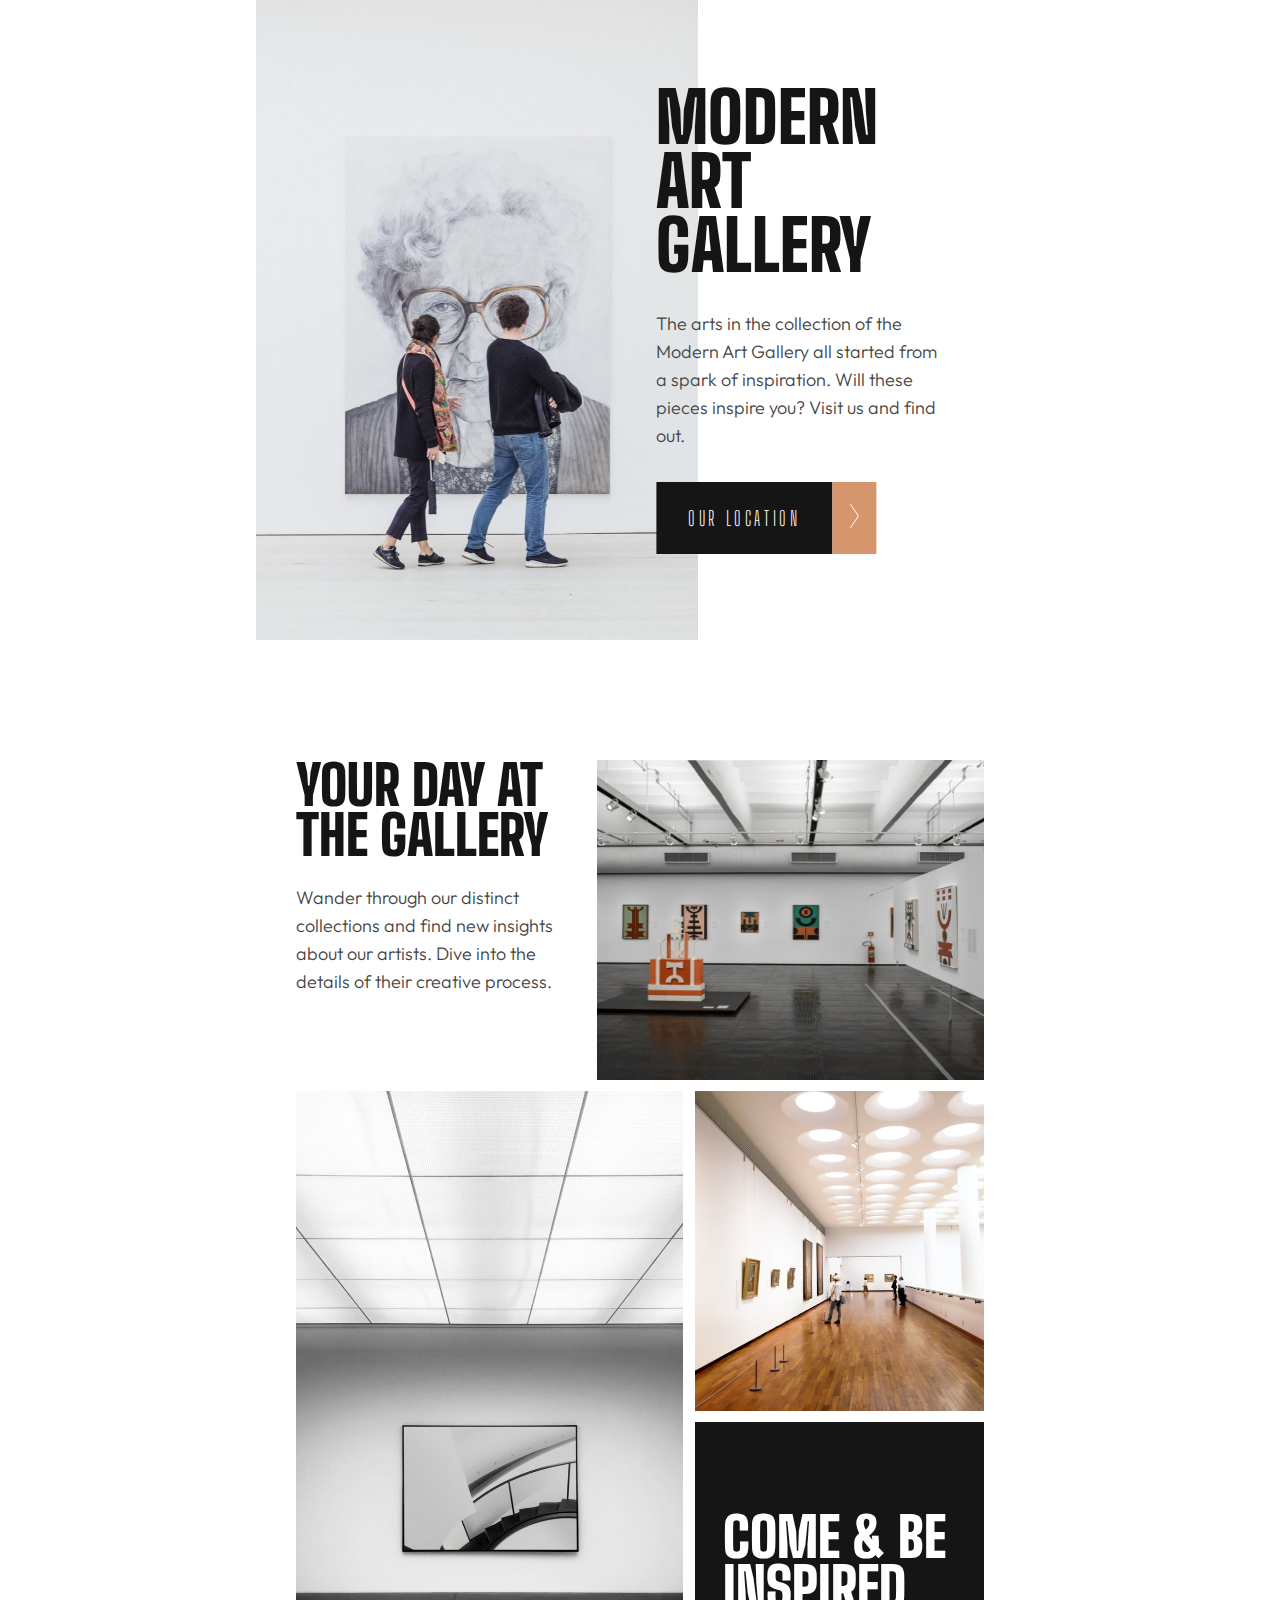
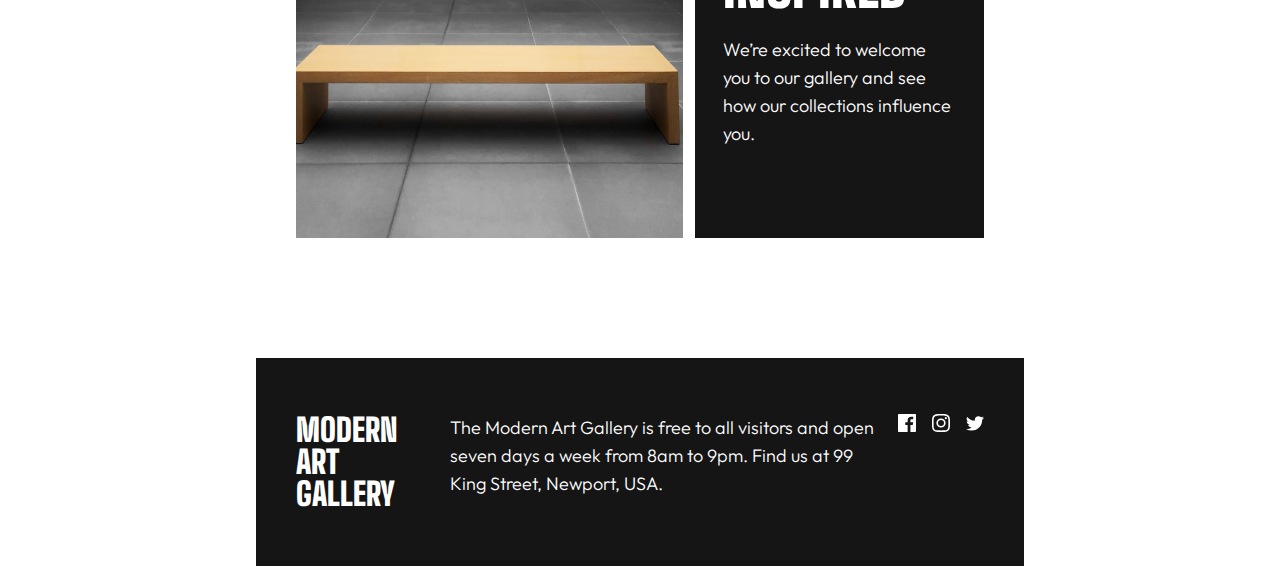
<file: index.html>
<!DOCTYPE html>
<html lang="en">
  <head>
    <meta charset="UTF-8" />
    <meta name="viewport" content="width=device-width, initial-scale=1.0" />

    <link
      rel="icon"
      type="image/png"
      sizes="32x32"
      href="./assets/favicon-32x32.png"
    />

    <link rel="stylesheet" href="./css/main.css" />

    <title>Frontend Mentor | Art gallery website</title>
  </head>
  <body>
    <main class="main container">
      <section class="hero">
        <div class="hero__img"></div>
        <div class="hero__cta">
          <h1 class="h1-like h1-dark h1-uppercase">
            Modern <br />
            Art Gallery
          </h1>
          <div>
            <p class="p-like p-dark hero__p">
              The arts in the collection of the Modern Art Gallery all started
              from a spark of inspiration. Will these pieces inspire you? Visit
              us and find out.
            </p>
            <a class="btn btn-dark btn-arrow-right" href="./location"
              >Our location</a
            >
          </div>
        </div>
      </section>
      <section class="gallery">
        <div class="gallery__img1"></div>
        <div class="'gallery__content1">
          <h2 class="h2-like h2-dark h2-uppercase gallery__h2">
            Your Day At The Gallery
          </h2>
          <p class="p-like p-dark">
            Wander through our distinct collections and find new insights about
            our artists. Dive into the details of their creative process.
          </p>
        </div>
        <div class="gallery__img2"></div>
        <div class="gallery__img3"></div>
        <div class="gallery__content2">
          <h2 class="h2-like h2-light h2-uppercase gallery__h2">
            Come &amp; be inspired
          </h2>
          <p class="p-like p-light">
            We’re excited to welcome you to our gallery and see how our
            collections influence you.
          </p>
        </div>
      </section>
    </main>
    <footer class="footer footer-dark container">
      <h3 class="h3-like h3-light h3-uppercase">
        Modern <br />
        Art Gallery
      </h3>
      <p class="p-like p-light footer__p">
        The Modern Art Gallery is free to all visitors and open seven days a
        week from 8am to 9pm. Find us at 99 King Street, Newport, USA.
      </p>
      <ul class="social-links social-links--light">
        <li>
          <img src="./assets/icon-facebook.svg" alt="" aria-hidden="true" />
        </li>
        <li>
          <img src="./assets/icon-instagram.svg" alt="" aria-hidden="true" />
        </li>
        <li>
          <img src="./assets/icon-twitter.svg" alt="" aria-hidden="true" />
        </li>
      </ul>
    </footer>
  </body>
</html>
</file>
<file: css/main.css>
@import"https://fonts.googleapis.com/css2?family=Big+Shoulders+Display:wght@900&family=Outfit:wght@300&display=swap";:root{--ff-heading: "Big Shoulders Display", cursive;--ff-text: "Outfit", sans-serif;--fw-300: 300;--fw-900: 900;--clr-gold: #d5966c;--clr-black: #151515;--clr-dark-grey: #444444;--clr-white: #ffffff;--fs-heading-xl: 3.75rem;--lh-heading-xl: 0.91em;--fs-heading-l: 3.125rem;--lh-heading-l: 2.8125rem;--fs-heading-m: 3.125rem;--lh-heading-m: 2.8125rem;--fs-heading-s: 2rem;--lh-heading-s: 2rem;--fs-body-m: 1.125rem;--lh-body-m: 1.75rem;--fs-body-s: 1rem;--lh-body-s: 1.625rem;--fs-button: 1.25rem;--lh-button: 1.5rem;--ls-button: 0.2272725rem;--space-ms: 1.5rem;--space-m: 2rem;--max-main-width: 23.4375rem;--gallery-margin-top: 7.5rem;--gallery-margin-right: 1rem;--gallery-gap: 1.5rem;--gallery-h2-bottom: 1.25rem;--gallery-content-pading: 1.5rem;--footer-padding-top: 2.5rem;--footer-padding-right: 2rem;--location-padding-top: 3rem;--location-padding-right: 1rem;--location-gap: 2rem}@media(min-width: 48em){:root{--fs-heading-xl: 4.375rem;--fs-heading-l: 3.4375rem;--lh-heading-l: 3.125rem;--max-main-width: 48rem;--gallery-gap: 0.7rem;--gallery-h2-bottom: 1.5rem;--gallery-content-pading: 1.75rem;--gallery-margin-right: 2.5rem;--footer-padding-top: 3.5rem;--footer-padding-right: 2.5rem;--location-padding-top: 5rem;--location-padding-right: 2.5rem;--location-gap: 5rem}}@media(min-width: 90em){:root{--fs-heading-xl: 6rem;--fs-heading-l: 4.375rem;--lh-heading-l: 4.375rem;--fs-heading-m: 3.75rem;--lh-heading-m: 3.75rem;--fs-heading-s: 2.25rem;--lh-heading-s: 2.25rem;--fs-body-m: 1.375rem;--lh-body-m: 2rem;--fs-body-s: 1.125rem;--lh-body-s: 1.75rem;--max-main-width: 90rem;--gallery-margin-top: 11.25rem;--gallery-gap: 2rem;--gallery-h2-bottom: 2rem;--gallery-content-pading: 3rem;--gallery-margin-right: 10.25rem;--footer-padding-top: 5rem;--footer-padding-right: 10.3125rem;--location-padding-top: 6rem;--location-padding-right: 10.3125rem;--location-gap: 13.75rem}}*,*::before,*::after{box-sizing:border-box}ul[class],ol[class]{padding:0}body,h1,h2,h3,h4,p,ul[class],ol[class],li,figure,figcaption,blockquote,dl,dd{margin:0}body{min-height:100vh;scroll-behavior:smooth;text-rendering:optimizeSpeed;line-height:1.5}ul[class],ol[class]{list-style:none}a:not([class]){-webkit-text-decoration-skip:ink;text-decoration-skip-ink:auto}img{max-width:100%;display:block}article>*+*{margin-top:1em}input,button,textarea,select{font:inherit}@media(prefers-reduced-motion: reduce){*{-webkit-animation-duration:.01ms !important;animation-duration:.01ms !important;-webkit-animation-iteration-count:1 !important;animation-iteration-count:1 !important;transition-duration:.01ms !important;scroll-behavior:auto !important}}.hero{display:grid;align-items:center;grid-template-columns:1fr;grid-template-rows:1fr 1.5fr;gap:var(--space-m)}.hero__img{background-image:url("../assets/mobile/image-hero@2x.jpg");background-repeat:no-repeat;background-position:center;background-size:100% auto;height:100%}.hero__p{margin:var(--space-m) 0}.gallery{display:grid;grid-template-areas:"img1" "content1" "img2" "img3" "content2";grid-template-columns:1fr;grid-template-rows:2fr 1fr 3fr 1.2fr 1.5fr;gap:var(--gallery-gap);margin:var(--gallery-margin-top) var(--gallery-margin-right)}.gallery__h2{margin-bottom:var(--gallery-h2-bottom);max-width:10ch}.gallery__img1{grid-area:img1;background-image:url("../assets/mobile/image-grid-1@2x.jpg");background-repeat:no-repeat;background-size:100% 100%}.gallery__img2{grid-area:img2;background-image:url("../assets/mobile/image-grid-2@2x.jpg");background-repeat:no-repeat;background-size:100% 100%}.gallery__img3{grid-area:img3;background-image:url("../assets/mobile/image-grid-3@2x.jpg");background-repeat:no-repeat;background-size:100% 100%}.gallery__content1{grid-area:content1;max-width:31ch}.gallery__content2{grid-area:content2;display:flex;justify-content:center;align-items:flex-start;flex-direction:column;padding:0 var(--gallery-content-pading);background-color:var(--clr-black)}@media(min-width: 48em){.hero{grid-template-columns:1.5fr 1fr;grid-template-rows:1fr}.hero__img{background-image:url("../assets/tablet/image-hero@2x.jpg");min-height:40rem}.hero__cta{transform:translateX(-25%)}.gallery{display:grid;grid-template-areas:"content1 img1 img1" "img2 img2 img3" "img2 img2 content2";grid-template-columns:1fr .3fr 1fr;grid-template-rows:minmax(20rem, 1fr) 1fr 1.3fr}.gallery__img1{background-image:url("../assets/tablet/image-grid-1@2x.jpg")}.gallery__img2{background-image:url("../assets/tablet/image-grid-2@2x.jpg")}.gallery__img3{background-image:url("../assets/tablet/image-grid-3@2x.jpg")}.footer{flex-direction:row}}@media(min-width: 90em){.hero{grid-template-columns:2.4fr 1fr}.hero__img{background-image:url("../assets/desktop/image-hero@2x.jpg");background-size:55% 100%;background-position:right;min-height:50rem;position:relative;grid-row:1;grid-column:1/2}.hero__img:before{content:"";position:absolute;left:0;width:45%;height:100%;background-color:var(--clr-black)}.hero__cta{display:flex;justify-content:space-around;align-items:flex-start;transform:translate(0, -30%);grid-column:1/3;grid-row:1}.hero__cta h1{color:#fff;background:linear-gradient(90deg, white 63%, #151515 63%);background-clip:text;-webkit-background-clip:text;-webkit-text-fill-color:transparent}.hero__p{max-width:24ch;margin-top:0}.gallery{grid-template-rows:minmax(25rem, 1fr) .8fr 1.3fr}.gallery__img1{background-image:url("../assets/desktop/image-grid-1@2x.jpg")}.gallery__img2{background-image:url("../assets/desktop/image-grid-2@2x.jpg")}.gallery__img3{background-image:url("../assets/desktop/image-grid-3@2x.jpg")}}.map{min-height:37.5rem;position:relative;background-image:url("../assets/mobile/image-map@2x.png");background-repeat:no-repeat;background-size:100% 100%;background-position:center}.map__btn{position:absolute;top:0;right:0;z-index:1000}.address{background-color:var(--clr-black);padding:var(--location-padding-top) var(--location-padding-right);display:flex;flex-direction:column;gap:var(--location-gap)}.address__p{margin:1.25rem 0}@media(min-width: 48em){.map{background-image:url("../assets/tablet/image-map@2x.png")}.address{flex-direction:row}}@media(min-width: 90em){.map{background-image:url("../assets/desktop/image-map@2x.png")}}body{font-family:var(--ff-text)}.container{max-width:var(--max-main-width);margin:0 auto}.h1-like{font-family:var(--ff-heading);font-size:var(--fs-heading-xl);line-height:var(--lh-heading-xl);font-weight:var(--fw-900)}.h1-dark{color:var(--clr-black)}.h1-uppercase{text-transform:uppercase}.h2-like{font-family:var(--ff-heading);font-size:var(--fs-heading-l);line-height:var(--lh-heading-l);font-weight:var(--fw-900)}.h2-dark{color:var(--clr-black)}.h2-uppercase{text-transform:uppercase}.h2-light{color:var(--clr-white)}.h3-like{font-family:var(--ff-heading);font-size:var(--fs-heading-s);line-height:var(--lh-heading-s);font-weight:var(--fw-900)}.h3-light{color:var(--clr-white)}.h3-uppercase{text-transform:uppercase}.h3-gold{color:var(--clr-gold)}.p-like{font-size:var(--fs-body-m);line-height:var(--lh-body-m);font-weight:var(--fw-300)}.p-dark{color:var(--clr-dark-grey)}.p-very-dark{color:var(--clr-black)}.p-light{color:var(--clr-white)}.btn{font-family:var(--ff-heading);font-size:var(--fs-button);line-height:var(--lh-button);font-weight:var(--fw-300);letter-spacing:var(--ls-button);color:var(--clr-white);text-transform:uppercase;text-decoration:none;padding:var(--space-ms) var(--space-m);display:inline-block;position:relative}.btn-arrow-right:after,.btn-arrow-left:after{position:absolute;bottom:0;height:100%;width:25%;background-color:var(--clr-gold);display:flex;justify-content:center;align-items:center}.btn-arrow-right:after{content:url("../assets/icon-arrow-right.svg");right:-25%}.btn-arrow-left{transform:translateX(25%)}.btn-arrow-left:after{content:url("../assets/icon-arrow-left.svg");left:-25%}.btn-dark{background-color:var(--clr-black)}.btn-dark:hover{background-color:var(--clr-gold)}.btn-dark:hover:after{background-color:var(--clr-black)}.footer-dark{background-color:var(--clr-black)}.footer-gold{background-color:var(--clr-gold)}.footer{display:flex;flex-direction:column;justify-content:space-between;align-items:flex-start;gap:1rem;padding:var(--footer-padding-top) var(--footer-padding-right)}.footer__p{max-width:36ch}.footer .social-links{display:flex;justify-content:flex-start;align-items:center;gap:1rem}.footer .social-links img:hover{cursor:pointer}.social-links--light img:hover{filter:invert(61%) sepia(42%) saturate(411%) hue-rotate(341deg) brightness(96%) contrast(92%)}.social-links--dark img{filter:invert(1)}.social-links--dark img:hover{filter:brightness(1)}@media(min-width: 48em){.footer{flex-direction:row}}
</file>
